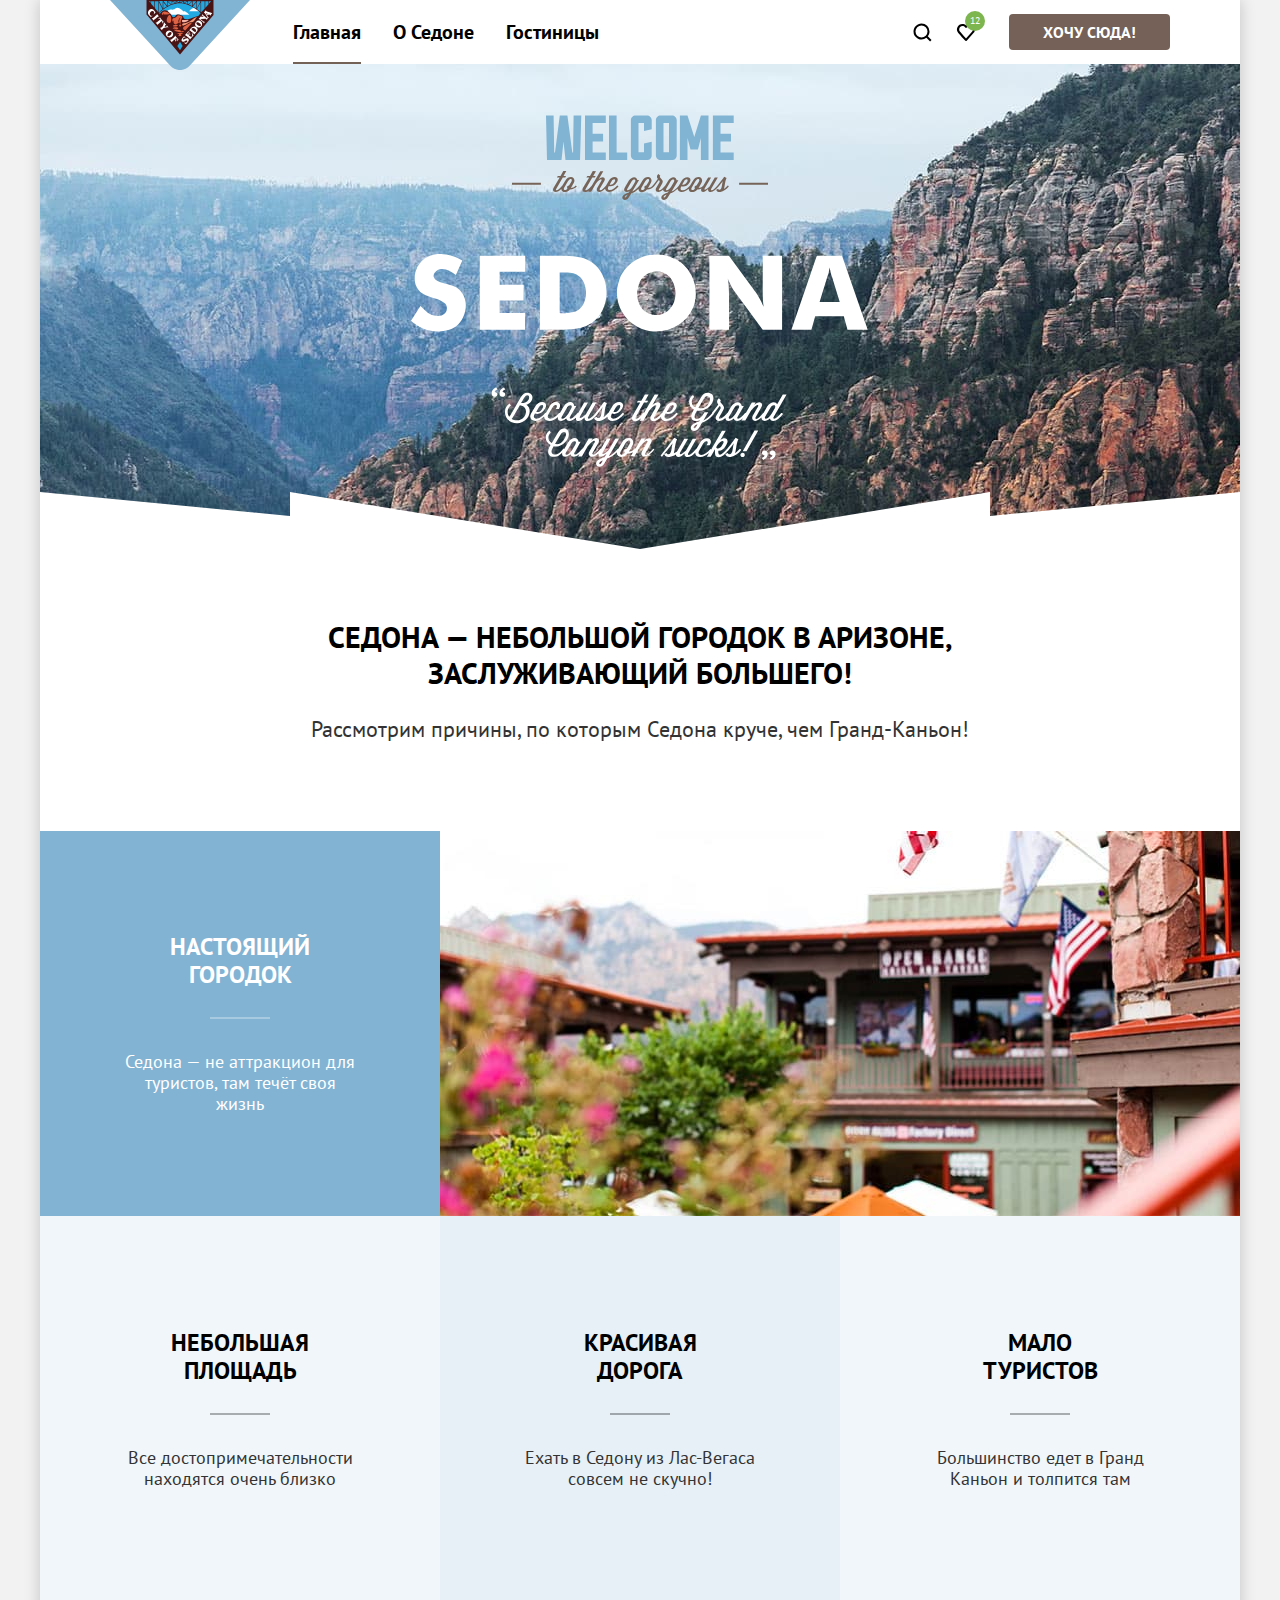
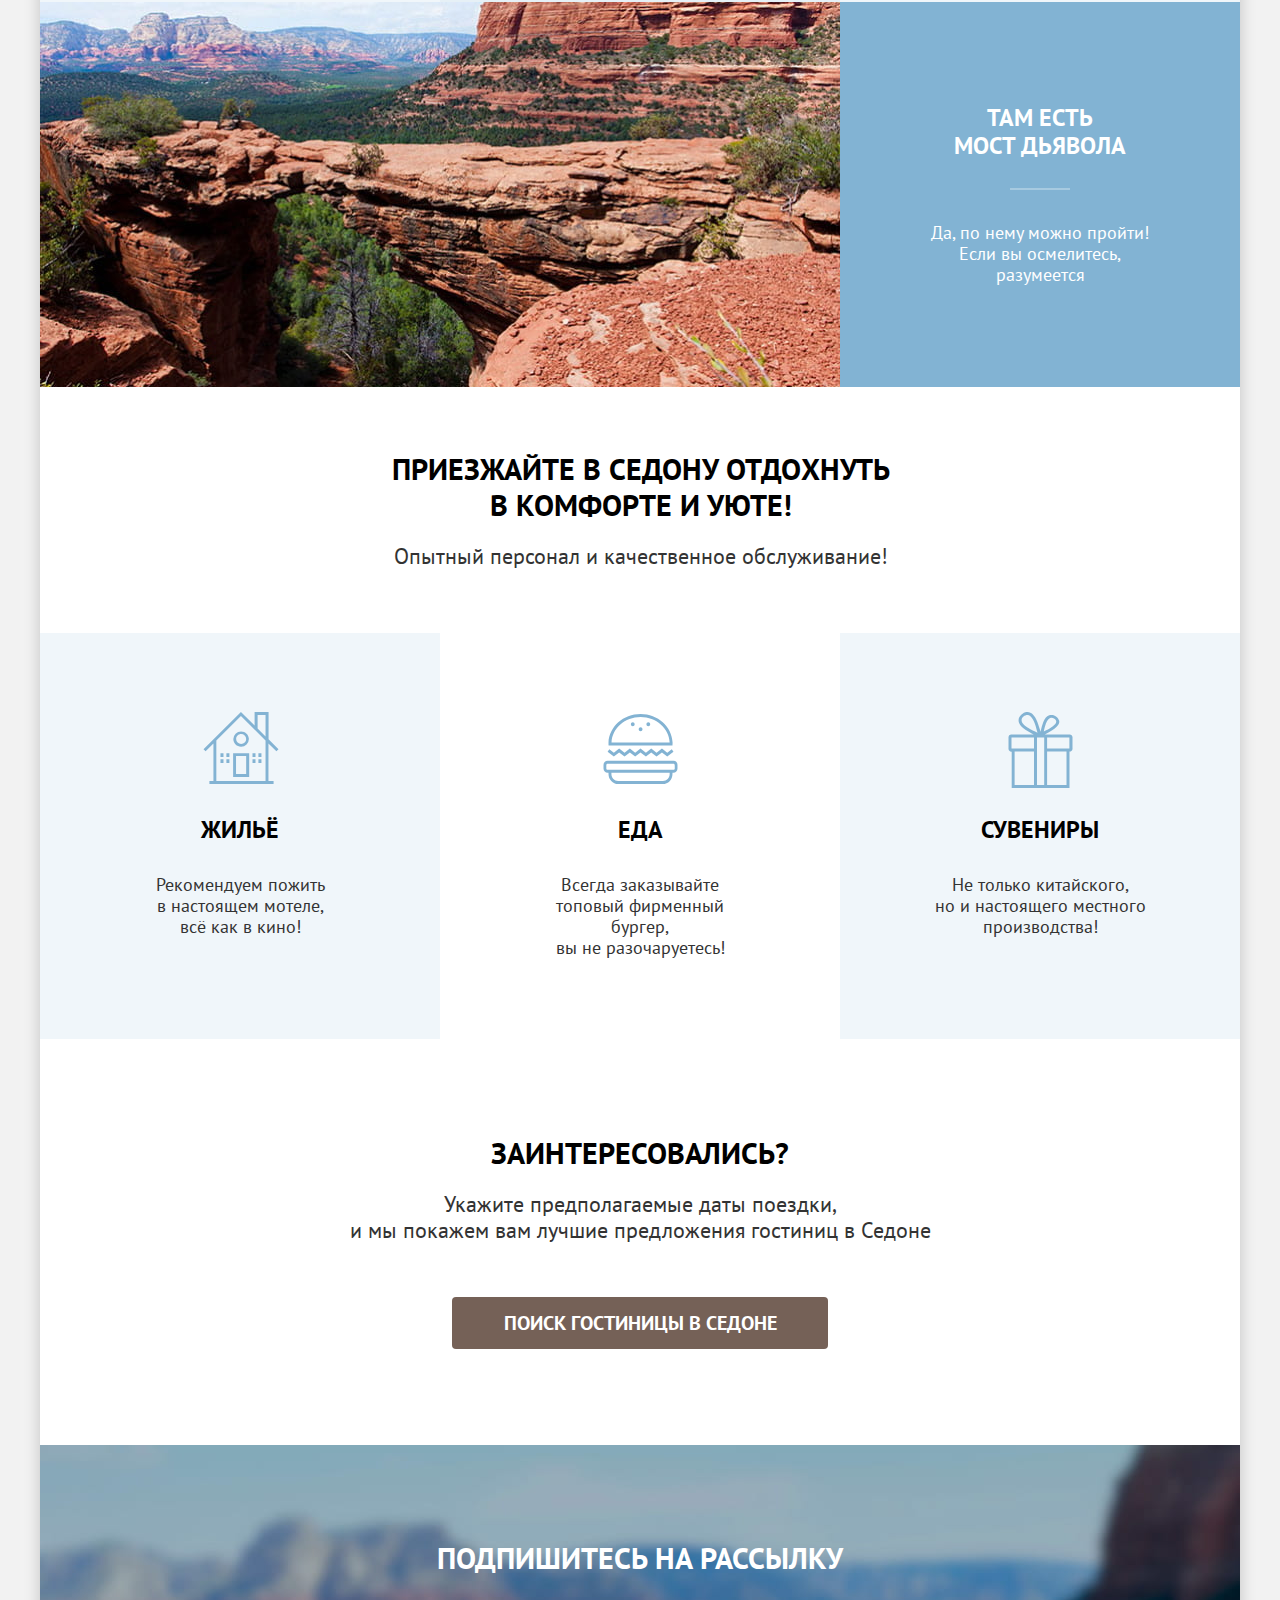
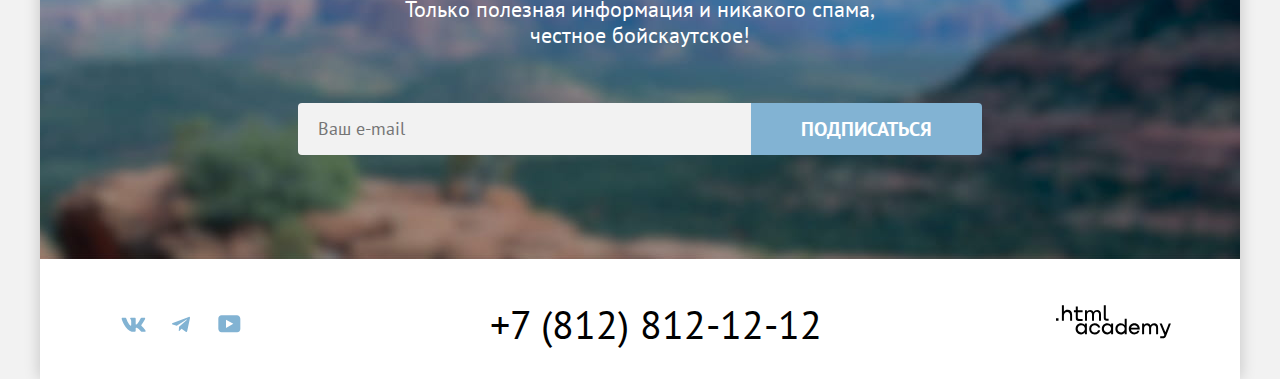
<file: index.html>
<!DOCTYPE html>
<html lang="ru">

  <head>
    <meta charset="utf-8">
    <title>Седона. Городок в Аризоне</title>
    <link rel="icon" href="favicon.ico" sizes="32x32">
    <link rel="stylesheet" href="styles/styles.css">
  </head>

  <body>
    <div class="wrapper-container">
      <header class="page-header" data-test="header">
        <nav class="navigation">
          <a class="navigation-logo">
            <img class="page-header-logo" src="images/content/logo-sedona.svg" width="140" height="70" alt="Логотип Седона">
          </a>
          <ul class="navigation-list">
            <li class="navigation-item">
              <a class="navigation-link navigation-link-current">Главная</a>
            </li>
            <li class="navigation-item">
              <a class="navigation-link" href="#">О Седоне</a>
            </li>
            <li class="navigation-item">
              <a class="navigation-link" href="catalog.html">Гостиницы</a>
            </li>
          </ul>
          <ul class="navigation-user">
            <li class="navigation-user-item">
              <a class="navigation-user-link navigation-user-link-search" href="#">
                <span class="visually-hidden">Поиск</span>
              </a>
            </li>
            <li class="navigation-user-item">
              <a class="navigation-user-link navigation-user-link-favorit" href="#">
                <span class="visually-hidden">Отелей в избранном:</span>
                <span class="notification-badge">12</span>
              </a>
            </li>
            <li class="navigation-user-item">
              <a class="navigation-user-link button-navigation" href="#">Хочу сюда!</a>
            </li>
          </ul>
        </nav>
      </header>
      <main class="main-index main-container" data-test="main">
        <section class="hero" data-test="hero">
          <h1 class="visually-hidden">Седона. Городок в Аризоне</h1>
          <img class="hero-img" src="images/content/welcome.svg" width="458" height="322" alt="Welcome to the gorgeous Sedona, because the grand canyon sucks!">
        </section>
        <section class="advantages" data-test="advantages">
          <h2 class="visually-hidden">Преимущества</h2>
          <div class="advantages-wrapper">
            <p class="advantages-tagline">Седона — небольшой городок в Аризоне, заслуживающий большего!</p>
            <p class="advantages-text">Рассмотрим причины, по которым Седона круче, чем Гранд-Каньон!</p>
          </div>
          <ul class="advantages-list">
            <li class="advantages-item advantages-item-wide">
              <div class="advantages-item-wrapper">
                <h3 class="advantages-title">Настоящий городок</h3>
                <p class="advantages-description">Седона — не аттракцион для туристов, там течёт своя жизнь</p>
              </div>
              <img class="advantages-img" src="images/content/street-sedona.jpg" width="800" height="385" alt="Дома города Седона">
            </li>
            <li class="advantages-item">
              <div class="advantages-item-middle">
                <h3 class="advantages-title">Небольшая площадь</h3>
                <p class="advantages-description">Все достопримечательности находятся очень близко</p>
              </div>
            </li>
            <li class="advantages-item">
              <div class="advantages-item-middle">
                <h3 class="advantages-title">Красивая <br> дорога</h3>
                <p class="advantages-description">Ехать в Седону из Лас-Вегаса совсем не скучно!</p>
              </div>
            </li>
            <li class="advantages-item">
              <div class="advantages-item-middle">
                <h3 class="advantages-title">Мало <br> туристов</h3>
                <p class="advantages-description">Большинство едет в Гранд Каньон и толпится там</p>
              </div>
            </li>
            <li class="advantages-item advantages-item-wide advantages-item-wide-reverse">
              <div class="advantages-item-wrapper">
                <h3 class="advantages-title">Там есть <br> мост дьявола</h3>
                <p class="advantages-description">Да, по нему можно пройти! Если вы осмелитесь, разумеется</p>
              </div>
              <img class="advantages-img" src="images/content/bridge-devil's.jpg" width="800" height="385" alt="Каньоны и горы">
            </li>
          </ul>
        </section>
        <section class="infrastructure" data-test="service">
          <h2 class="visually-hidden">Инфраструктура</h2>
          <div class="infrastructure-wrapper">
            <p class="infrastructure-tagline">Приезжайте в Седону отдохнуть в комфорте и уюте!</p>
            <p class="infrastructure-text">Опытный персонал и качественное обслуживание!</p>
          </div>
          <ul class="infrastructure-list">
            <li class="infrastructure-item home-icon">
              <h3 class="infrastructure-title">Жильё</h3>
              <p class="infrastructure-description">Рекомендуем пожить <br> в настоящем мотеле, <br> всё как в кино!</p>
            </li>
            <li class="infrastructure-item food-icon">
              <h3 class="infrastructure-title">Еда</h3>
              <p class="infrastructure-description">Всегда заказывайте <br> топовый фирменный бургер, <br> вы не разочаруетесь!</p>
            </li>
            <li class="infrastructure-item gifts-icon">
              <h3 class="infrastructure-title">Сувениры</h3>
              <p class="infrastructure-description">Не только китайского, <br> но и настоящего местного <br> производства!</p>
            </li>
          </ul>
        </section>
        <section class="search" data-test="search">
          <h2 class="search-title">Заинтересовались?</h2>
          <p class="search-description">Укажите предполагаемые даты поездки, <br> и мы покажем вам лучшие предложения гостиниц в Седоне</p>
          <button class="search-button" type="button">Поиск гостиницы в Седоне</button>
        </section>
        <section class="subscribe subscribe-background" data-test="subscribe">
          <h2 class="subscribe-title">Подпишитесь на рассылку</h2>
          <p class="subscribe-description">Только полезная информация и никакого спама, <br> честное бойскаутское!</p>
          <form class="subscribe-form" action="https://echo.htmlacademy.ru/" method="post">
            <label class="visually-hidden" for="newsletter-email" hidden>email</label>
            <input class="field" placeholder="Ваш e-mail" type="email" name="email" id="newsletter-email" required>
            <button class="subscribe-button" type="submit">Подписаться</button>
          </form>
        </section>
      </main>
      <footer class="page-footer" data-test="footer">
        <section class="footer-social">
          <h2 class="visually-hidden">Мы в социальных сетях</h2>
          <ul class="social-list">
            <li class="social-item">
              <a class="social-link" href="https://vk.com/htmlacademy">
                <svg class="social-icon" aria-hidden="true" focusable="false" width="25" height="15" viewBox="0 0 25 15" fill="currentColor" xmlns="http://www.w3.org/2000/svg">
                  <path fill-rule="evenodd" clip-rule="evenodd" d="M24.12 1.8c.16-.54 0-.94-.8-.94H20.7c-.67 0-.98.34-1.15.73 0 0-1.33 3.2-3.22 5.27-.61.6-.9.8-1.23.8-.16 0-.41-.2-.41-.75v-5.1c0-.66-.19-.95-.74-.95H9.82c-.42 0-.67.3-.67.59 0 .62.95.76 1.04 2.51v3.8c0 .83-.15.98-.48.98-.9 0-3.06-3.2-4.34-6.88-.25-.72-.5-1-1.18-1H1.57c-.75 0-.9.34-.9.73 0 .68.89 4.07 4.14 8.55 2.17 3.06 5.23 4.72 8 4.72 1.68 0 1.88-.37 1.88-1v-2.32c0-.74.16-.88.7-.88.38 0 1.05.19 2.6 1.66 1.79 1.75 2.08 2.54 3.08 2.54h2.63c.75 0 1.12-.37.9-1.1-.23-.72-1.08-1.77-2.2-3.02-.62-.71-1.54-1.48-1.82-1.86-.39-.5-.28-.71 0-1.15 0 0 3.2-4.42 3.54-5.93Z"/>
                </svg>
                <span class="visually-hidden">ВКонтакте</span>
              </a>
            </li>
            <li class="social-item">
              <a class="social-link" href="https://t.me/htmlacademy">
                <svg class="social-icon" aria-hidden="true" focusable="false" width="18" height="17" viewBox="0 0 18 17" fill="currentColor" xmlns="http://www.w3.org/2000/svg">
                  <path d="M16.79.96.84 7.1c-1.09.44-1.08 1.05-.2 1.32l4.1 1.28 9.47-5.98c.44-.27.85-.13.52.17l-7.68 6.93-.28 4.22c.41 0 .6-.2.83-.41l1.99-1.94 4.13 3.06c.77.42 1.31.2 1.5-.71l2.72-12.8c.28-1.1-.43-1.61-1.16-1.28Z" />
                </svg>
                <span class="visually-hidden">Телеграм</span>
              </a>
            </li>
            <li class="social-item">
              <a class="social-link" href="https://www.youtube.com/user/htmlacademyru">
                <svg class="social-icon" aria-hidden="true" focusable="false" width="23" height="18" viewBox="0 0 23 18" fill="currentColor" xmlns="http://www.w3.org/2000/svg">
                  <path d="M18.94.36H3.51C1.65.36.33 1.95.33 3.76v10.09c0 1.91 1.32 3.5 3.18 3.5h15.65c1.64 0 3.17-1.59 3.17-3.4V3.76c-.22-1.8-1.53-3.4-3.39-3.4ZM7.99 12.89V4.82l7.34 4.04-7.34 4.03Z" />
                </svg>
                <span class="visually-hidden">YouTube</span>
              </a>
            </li>
          </ul>
        </section>
        <section class="footer-contact">
          <h2 class="visually-hidden">Номер телефона</h2>
          <a class="footer-phone" href="tel:+78128121212">+7 (812) 812-12-12</a>
        </section>
        <a class="copyright" href="https://htmlacademy.ru/intensive/htmlcss">
          <svg role="img" aria-label="Логотип HTML-academy" aria-hidden="true" focusable="false" width="115" height="34" viewBox="0 0 115 34" fill="currentColor" xmlns="http://www.w3.org/2000/svg">
            <path d="M0 13.26v2.6h2.5v-2.6H0ZM11.6 4.86c-1.6 0-2.8.7-3.6 1.7h-.1V.36h-2v15.5h2v-5.3c0-2.1 1.3-3.6 3.3-3.6 1.8 0 2.9 1.4 2.9 3.2v5.7h2v-6.1c.1-3-1.8-4.9-4.5-4.9ZM26.6 5.16h-4.8v-3.7h-2v3.8h-1.9v2h1.9v6c0 1.7 1 2.7 2.7 2.7h4.1v-2h-3.7c-.7 0-1.1-.4-1.1-1.1v-5.7h4.8v-2ZM41.1 4.96c-1.6 0-2.9.8-3.5 2.1h-.1c-.6-1.2-1.8-2.1-3.4-2.1-1.4 0-2.5.8-3.1 1.8h-.1v-1.6H29v10.6h2v-5.4c0-2 1-3.5 2.6-3.5 1.5 0 2.4 1 2.4 2.6v6.3h2v-5.6c0-2.4 1.4-3.3 2.6-3.3 1.5 0 2.4 1 2.4 2.6v6.3h2v-6.5c.1-2.5-1.4-4.3-3.9-4.3ZM47.8 13.06c0 1.7 1 2.7 2.8 2.7h2v-2h-1.7c-.7 0-1.1-.4-1.1-1.1V.36h-2v12.7ZM28.9 20.06c-.9-1.1-2.2-1.8-3.9-1.8-3.1 0-5.4 2.3-5.4 5.6s2.3 5.6 5.4 5.6c1.8 0 3-.8 3.8-1.9h.1v1.6h2v-10.6h-2v1.5Zm-3.6 7.4c-2.2 0-3.6-1.6-3.6-3.6s1.4-3.6 3.6-3.6 3.6 1.6 3.6 3.6c0 1.9-1.4 3.6-3.6 3.6ZM44.2 22.36c-.5-2.4-2.6-4.1-5.4-4.1a5.4 5.4 0 0 0-5.6 5.6c0 3.1 2.2 5.6 5.6 5.6 2.8 0 4.9-1.8 5.4-4.2h-2.1a3.4 3.4 0 0 1-3.3 2.3c-2.2 0-3.6-1.6-3.6-3.6s1.4-3.6 3.6-3.6c1.6 0 2.8 1 3.3 2.2h2.1v-.2ZM55.1 20.06c-.9-1.1-2.2-1.8-3.9-1.8-3.1 0-5.4 2.3-5.4 5.6s2.3 5.6 5.4 5.6c1.8 0 3-.8 3.8-1.9h.1v1.6h2v-10.6h-2v1.5Zm-3.6 7.4c-2.2 0-3.6-1.6-3.6-3.6s1.4-3.6 3.6-3.6 3.6 1.6 3.6 3.6c0 1.9-1.5 3.6-3.6 3.6ZM68.7 20.16c-.9-1.1-2.2-1.9-3.9-1.9-3.1 0-5.4 2.3-5.4 5.6s2.2 5.6 5.4 5.6c1.7 0 3-.8 3.8-1.8h.1v1.5h2v-15.4h-2v6.4Zm-3.6 7.3c-2.2 0-3.6-1.6-3.6-3.6s1.4-3.6 3.6-3.6 3.6 1.6 3.6 3.6c-.1 2-1.5 3.6-3.6 3.6ZM78.3 18.26c-3.3 0-5.5 2.5-5.5 5.6 0 3 2.1 5.6 5.5 5.6 2.5 0 4.5-1.3 5.2-3.6h-2.1c-.5 1-1.6 1.6-3 1.6-1.9 0-3.3-1.3-3.4-2.9h8.8c.2-3.6-2-6.3-5.5-6.3Zm0 1.9c1.7 0 3 1 3.3 2.6h-6.5c.3-1.5 1.5-2.6 3.2-2.6ZM98.2 18.26c-1.6 0-2.9.8-3.6 2h-.1c-.6-1.2-1.8-2-3.4-2-1.4 0-2.5.7-3.1 1.8v-1.5h-1.9v10.6h2v-5.4c0-2 1-3.4 2.6-3.5 1.5 0 2.4 1 2.4 2.6v6.3h2v-5.6c0-2.4 1.4-3.3 2.6-3.3 1.5 0 2.4 1 2.4 2.6v6.3h2v-6.5c.1-2.6-1.4-4.4-3.9-4.4ZM109.4 27.36l-3.6-8.9h-2.2l4.8 11.6c-.3.9-.7 1.2-1.7 1.2h-2.5v2h2.5c1.8 0 2.8-.8 3.5-2.6l4.7-12.2h-2.1l-3.4 8.9Z" />
          </svg>
        </a>
      </footer>
      <div class="modal-container modal-container-close">
        <div class="modal modal-search">
          <button class="modal-close-button" type="button">
            <svg width="15" height="15" viewBox="0 0 15 15" fill="currentColor" xmlns="http://www.w3.org/2000/svg">
              <path d="M14.5 1.78 13.2.5 7.49 6.2 1.79.5.48 1.8l5.7 5.7-5.7 5.7 1.3 1.3 5.7-5.7 5.7 5.7 1.3-1.3-5.7-5.7 5.7-5.7Z"/>
            </svg>
            <span class="visually-hidden">Закрыть</span>
          </button>
          <section class="modal-content" data-test="modal">
            <h2 class="modal-title">Поиск гостиницы в Седоне</h2>
            <form class="auth-form" action="https://echo.htmlacademy.ru/" method="post">
              <div class="modal-field-groupe">
                <label class="date-label">
                  Дата Заезда:
                  <input class="date-input" placeholder="Укажите дату заезда" type="text" name="check-in" value="27 апреля 2020" required>
                </label>
                <p class="text-message text-message-error">Мы не можем отправить вас в прошлое</p>
              </div>
              <div class="modal-field-groupe">
                <label class="date-label">
                  Дата Выезда:
                  <input class="date-input" placeholder="Укажите дату выезда" type="text" name="check-out" value="1 сентября 2023" required>
                </label>
                <p class="text-message">На эти даты есть свободные номера. Пока есть</p>
              </div>
              <div class="people-container">
                <div class="number-people-adult">
                  <label class="label-people adult-people" for="adult">Взрослые:</label>
                  <div class="input-number-wrapper">
                    <button class="number-button" type="button">
                      <svg class="number-image" aria-hidden="true" focusable="false" width="20" height="20" viewBox="0 0 20 20" fill="currentColor" xmlns="http://www.w3.org/2000/svg">
                        <path d="M3 9v2h14V9H3Z"/>
                      </svg>
                      <span class="visually-hidden">Уменьшить</span>
                    </button>
                    <input class="number-people-input" type="number" id="adult" value="2" name="adult" required>
                    <button class="number-button" type="button">
                      <svg class="number-image" aria-hidden="true" focusable="false" width="14" height="14" viewBox="0 0 14 14" fill="currentColor" xmlns="http://www.w3.org/2000/svg">
                        <path d="M14 6H8V0H6v6H0v2h6v6h2V8h6V6Z"/>
                      </svg>
                      <span class="visually-hidden">Увеличить</span>
                    </button>
                  </div>
                </div>
                <div class="number-people-kids">
                    <label class="label-people adult-kids" for="kids">Дети:</label>
                    <div class="tooltip">
                      <button class="tooltip-toggle" name="tooltip" type="button" aria-labelledby="tooltip-label-date">
                        <svg class="tooltip-icon" width="26" height="26" viewBox="0 0 26 26" fill="currentColor" xmlns="http://www.w3.org/2000/svg">
                          <circle cx="13" cy="13" r="13" fill="#83B3D3"/>
                          <path fill-rule="evenodd" clip-rule="evenodd" d="M12 7h2v2h-2V7Zm2 12h-2v-9h2v9Z"/>
                        </svg>
                      </button>
                      <div class="kids-tooltip-text" id="tooltip-label-date" role="tooltip">
                        Укажите количество детей, которые будут с вами, возраст которых от 6 до 18 лет. Дети до 6 лет
                        размещаются бесплатно.
                      </div>
                    </div>
                  <div class="input-number-wrapper input-number-wrapper-kids">
                    <button class="number-button" type="button">
                      <svg class="number-image" aria-hidden="true" focusable="false" width="20" height="20" viewBox="0 0 20 20" fill="currentColor" xmlns="http://www.w3.org/2000/svg">
                        <path d="M3 9v2h14V9H3Z"/>
                      </svg>
                      <span class="visually-hidden">Уменьшить</span>
                    </button>
                    <input class="number-people-input" type="number" id="kids" value="2" name="kids">
                    <button class="number-button" type="button">
                      <svg class="number-image" aria-hidden="true" focusable="false" width="14" height="14" viewBox="0 0 14 14" fill="currentColor" xmlns="http://www.w3.org/2000/svg">
                        <path d="M14 6H8V0H6v6H0v2h6v6h2V8h6V6Z"/>
                      </svg>
                      <span class="visually-hidden">Увеличить</span>
                    </button>
                  </div>
                </div>
              </div>
              <button class="button-modal-search" type="submit">Найти</button>
            </form>
          </section>
        </div>
      </div>
    </div>
  </body>

</html>
</file>
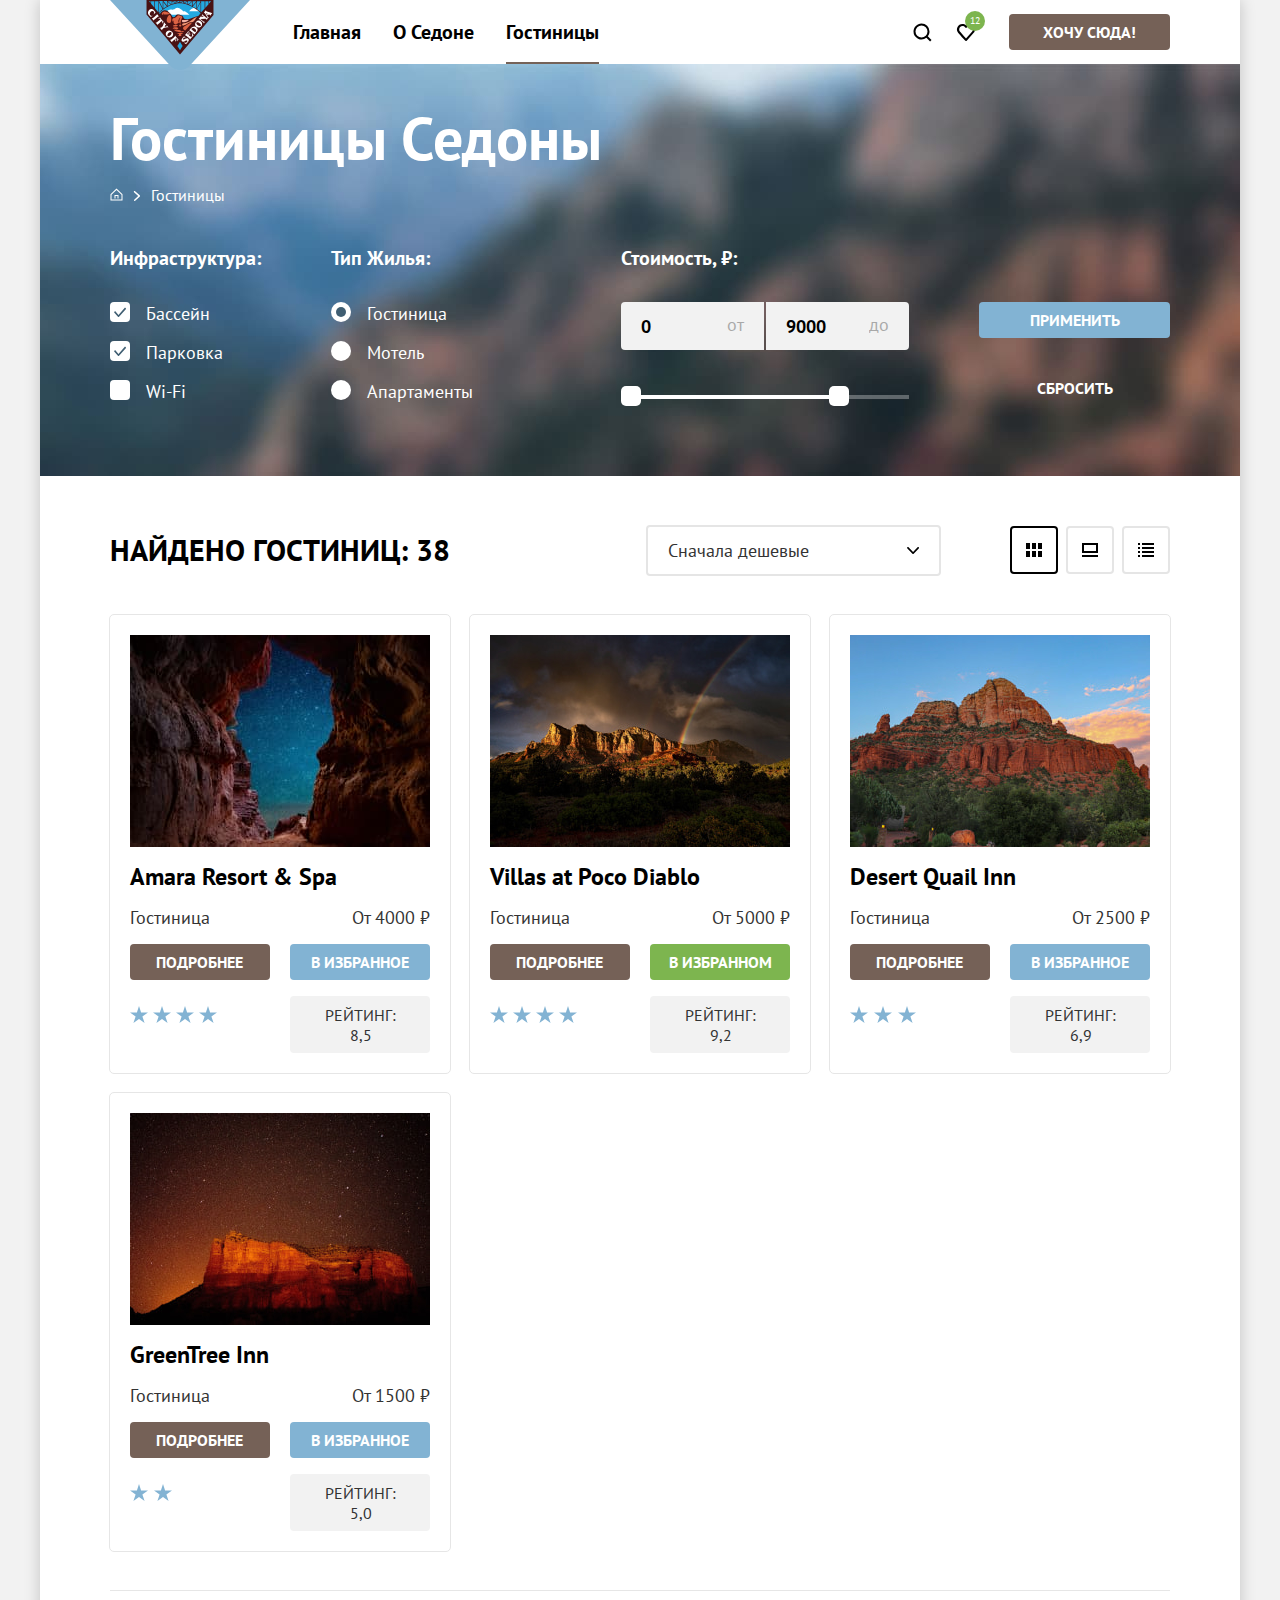
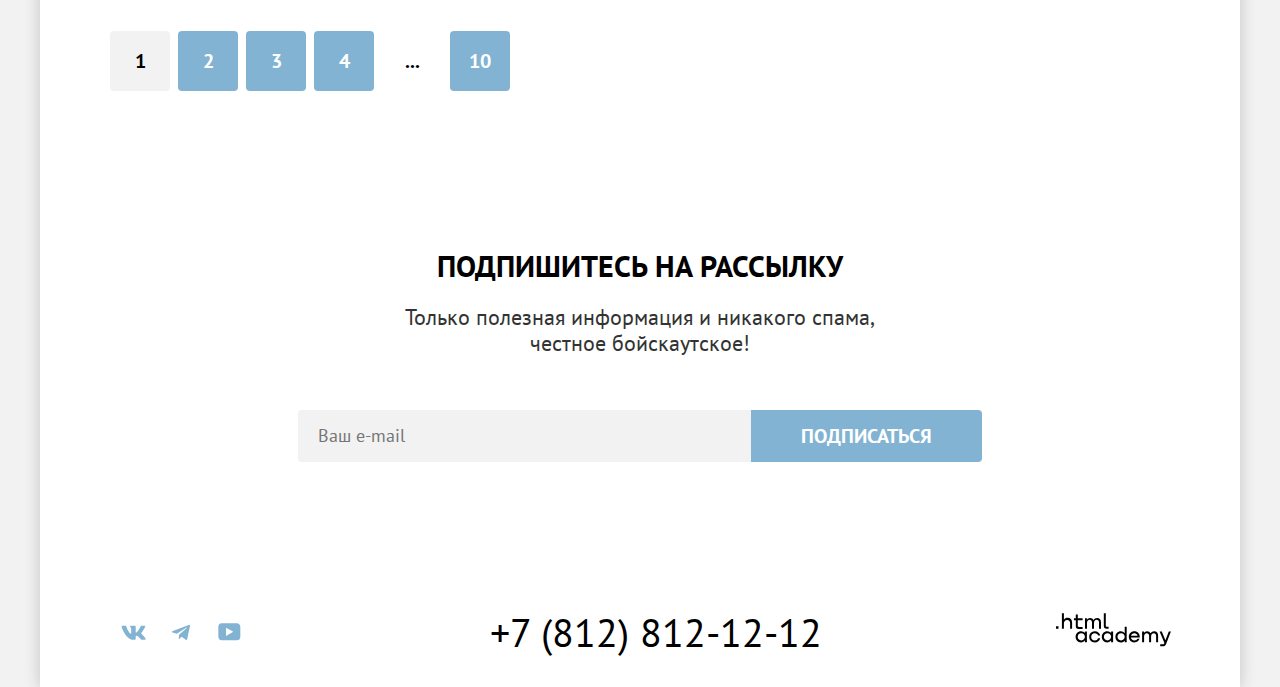
<file: catalog.html>
<!DOCTYPE html>
<html lang="ru">

  <head>
    <meta charset="utf-8">
    <title>Гостиницы в Седоне</title>
    <link rel="icon" href="favicon.ico" sizes="32x32">
    <link rel="stylesheet" href="styles/styles.css">
  </head>

  <body>
    <div class="wrapper-container">
      <header class="page-header" data-test="header">
        <nav class="navigation">
          <a class="navigation-logo" href="index.html">
            <img class="page-header-logo" src="images/content/logo-sedona.svg" width="140" height="70" alt="Логотип Седона">
          </a>
          <ul class="navigation-list">
            <li class="navigation-item">
              <a class="navigation-link" href="index.html">Главная</a>
            </li>
            <li class="navigation-item">
              <a class="navigation-link" href="#">О Седоне</a>
            </li>
            <li class="navigation-item">
              <a class="navigation-link navigation-link-current">Гостиницы</a>
            </li>
          </ul>
          <ul class="navigation-user">
            <li class="navigation-user-item">
              <a class="navigation-user-link navigation-user-link-search" href="#">
                <span class="visually-hidden">Поиск</span>
              </a>
            </li>
            <li class="navigation-user-item">
              <a class="navigation-user-link navigation-user-link-favorit" href="#">
                <span class="visually-hidden">Отелей в избранном:</span>
                <span class="notification-badge">12</span>
              </a>
            </li>
            <li class="navigation-user-item">
              <a class="navigation-user-link button-navigation" href="#">Хочу сюда!</a>
            </li>
          </ul>
        </nav>
      </header>
      <main class="main-inner" data-test="main">
        <div class="general-block">
          <header class="inner-header">
            <h1 class="inner-header-title">Гостиницы Седоны</h1>
            <ul class="breadcrumbs">
              <li class="breadcrumbs-item">
                <a class="breadcrumbs-link breadcrumbs-link-home" href="index.html">
                  <svg aria-hidden="true" focusable="false" width="13" height="15" viewBox="0 0 13 15" fill="currentColor" xmlns="http://www.w3.org/2000/svg">
                    <path d="m6.5.5-6 5.8v6.2h12V6.3L6.5.5Zm5 11h-10V6.7l5-4.8 5 4.8v4.8Z"/><path d="M4.5 10.5h1V8h2v2.5h1V7h-4v3.5Z"/>
                  </svg>
                  <span class="visually-hidden">Главная</span>
                </a>
              </li>
              <li class="breadcrumbs-item">
                <a class="breadcrumbs-link">Гостиницы</a>
              </li>
            </ul>
          </header>
          <section class="catalog-hotels" data-test="filter">
            <h2 class="visually-hidden">Список гостиниц с фильтрами</h2>
            <form class="catalog-filter" action="https://echo.htmlacademy.ru/" method="get">
              <fieldset class="catalog-filter-group container-infrastructure">
                <legend class="catalog-filter-title">Инфраструктура:</legend>
                <ul class="catalog-filter-list">
                  <li class="catalog-filter-item">
                    <label class="control">
                      <input class="visually-hidden control-input" type="checkbox" name="pool" checked>
                      <span class="control-mark"></span>
                      <span class="control-label">Бассейн</span>
                    </label>
                  </li>
                  <li class="catalog-filter-item">
                    <label class="control">
                      <input class="visually-hidden control-input" type="checkbox" name="parking" checked>
                      <span class="control-mark"></span>
                      <span class="control-label">Парковка</span>
                    </label>
                  </li>
                  <li class="catalog-filter-item">
                    <label class="control">
                      <input class="visually-hidden control-input" type="checkbox" name="Wi-Fi">
                      <span class="control-mark"></span>
                      <span class="control-label">Wi-Fi</span>
                    </label>
                  </li>
                </ul>
              </fieldset>
              <fieldset class="catalog-filter-group container-type">
                <legend class="catalog-filter-title">Тип жилья:</legend>
                <ul class="catalog-filter-list">
                  <li class="catalog-filter-item">
                    <label class="control">
                      <input class="visually-hidden control-input" type="radio" name="type-of-housing" value="hotel" checked>
                      <span class="control-mark"></span>
                      <span class="control-label">Гостиница</span>
                    </label>
                  </li>
                  <li class="catalog-filter-item">
                    <label class="control">
                      <input class="visually-hidden control-input" type="radio" name="type-of-housing" value="motel">
                      <span class="control-mark"></span>
                      <span class="control-label">Мотель</span>
                    </label>
                  </li>
                  <li class="catalog-filter-item">
                    <label class="control">
                      <input class="visually-hidden control-input" type="radio" name="type-of-housing" value="apartments">
                      <span class="control-mark"></span>
                      <span class="control-label">Апартаменты</span>
                    </label>
                  </li>
                </ul>
              </fieldset>
              <fieldset class="catalog-filter-group container-price">
                <legend class="catalog-filter-title">Стоимость, ₽:</legend>
                <div class="range">
                <div class="range-wrapper-inputs">
                <label class="filter-range-control"><span class="range-label">от</span>
                  <input class="range-input range-input-min" type="number" name="min-interval" value="0">
                </label>
                <label class="filter-range-control"><span class="range-label">до</span>
                  <input class="range-input range-input-max" type="number" name="max-interval" value="9000">
                </label>
                </div>
                <div class="range-scale">
                  <div class="range-bar" style="left: 0; width: 226px">
                <button class="range-toggle toggle-min" type="button">
                  <span class="visually-hidden">Управление нижней границей стоимости</span>
                </button>
                <button class="range-toggle toggle-max" type="button">
                  <span class="visually-hidden">Управление верхней границей стоимости</span>
                </button>
                  </div>
                </div>
              </div>
              </fieldset>
              <div class="button-container">
                <button class="button-show" type="submit">Применить</button>
                <button class="button-reset" type="reset">Сбросить</button>
              </div>
            </form>
          </section>
        </div>
        <section class="catalog-products" data-test="catalog">
          <div class="catalog-container">
            <h2 class="catalog-products-title">Найдено гостиниц:
              <span>38</span>
            </h2>
            <div class= "select">
            <select class="select-control" aria-label="Сортировка">
              <option value="cheap">Сначала дешевые</option>
              <option value="expensive">Сначала дорогие</option>
              <option value="popular">Сначала популярные</option>
            </select>
          </div>
            <div class="sorting-container">
              <a class="button-view button-cards-current" href="catalog.html?view=card">
                <svg class="sorting-view" aria-hidden="true" focusable="false" width="16" height="14" viewBox="0 0 16 14" fill="currentColor" xmlns="http://www.w3.org/2000/svg"><g clip-path="url(#a)" fill="#000">
                  <path d="M4 0H0v6h4V0ZM16 0h-4v6h4V0ZM10 0H6v6h4V0ZM4 8H0v6h4V8ZM16 8h-4v6h4V8ZM10 8H6v6h4V8Z"/></g><defs><path d="M0 0h16v14H0z"/></defs>
                </svg>
                <span class="visually-hidden">Показать карточками</span>
              </a>
              <a class="button-view button-tile" href="catalog.html?view=tile">
                <svg class="sorting-view" aria-hidden="true" focusable="false" width="16" height="14" viewBox="0 0 16 14" fill="currentColor" xmlns="http://www.w3.org/2000/svg"><g clip-path="url(#a)" fill="#000">
                  <path d="M16 12H0v2h16v-2ZM14 2v6H2V2h12Zm2-2H0v10h16V0Z"/></g><defs><path d="M0 0h16v14H0z"/></defs>
                </svg>
                <span class="visually-hidden">Показать плиткой</span>
              </a>
              <a class="button-view button-list" href="catalog.html?view=list">
                <svg class="sorting-view" aria-hidden="true" focusable="false" width="16" height="14" viewBox="0 0 16 14" fill="currentColor" xmlns="http://www.w3.org/2000/svg"><g clip-path="url(#a)" fill="#000">
                  <path d="M2 0H0v2h2V0ZM16 0H4v2h12V0ZM2 4H0v2h2V4ZM16 4H4v2h12V4ZM2 8H0v2h2V8ZM16 8H4v2h12V8ZM2 12H0v2h2v-2ZM16 12H4v2h12v-2Z"/></g><defs><path d="M0 0h16v14H0z"/></defs>
                </svg>
                <span class="visually-hidden">Показать списком</span>
              </a>
            </div>
          </div>
          <ul class="product-list">
            <li class="product-card">
              <a class="product-card-link" href="#">
                <img class="product-card-image" src="images/content/hotel-1.jpg" width="300" height="212" alt="Звёздное небо в расщелине горы">
                <h3 class="product-card-title">Amara Resort & Spa</h3>
              </a>
              <p class="product-card-type">Гостиница</p>
              <p class="product-card-price">От 4000 ₽</p>
              <a class="product-card-detail-button" href="#">Подробнее</a>
              <button class="product-card-favorit-button" type="button">В избранное</button>
              <p class="product-card-stars product-card-4stars"><span class="visually-hidden">4 звезды</span></p>
              <p class="product-card-rating">Рейтинг: <span>8,5</span></p>
            </li>
            <li class="product-card">
              <a class="product-card-link" href="#">
                <img class="product-card-image" src="images/content/hotel-2.jpg" width="300" height="212" alt="Горы на фоне неба с радугой и облаками">
                <h3 class="product-card-title">Villas at Poco Diablo</h3>
              </a>
              <p class="product-card-type">Гостиница</p>
              <p class="product-card-price">От 5000 ₽</p>
              <a class="product-card-detail-button" href="#">Подробнее</a>
              <button class="product-card-favorit-button-add" type="button">В избранном</button>
              <p class="product-card-stars product-card-4stars"><span class="visually-hidden">4 звезды</span></p>
              <p class="product-card-rating">Рейтинг: <span>9,2</span></p>
            </li>
            <li class="product-card">
              <a class="product-card-link" href="#">
                <img class="product-card-image" src="images/content/hotel-3.jpg" width="300" height="212" alt="Каньон">
                <h3 class="product-card-title">Desert Quail Inn</h3>
              </a>
              <p class="product-card-type">Гостиница</p>
              <p class="product-card-price">От 2500 ₽</p>
              <a class="product-card-detail-button" href="#">Подробнее</a>
              <button class="product-card-favorit-button" type="button">В избранное</button>
              <p class="product-card-stars product-card-3stars"><span class="visually-hidden">3 звезды</span></p>
              <p class="product-card-rating">Рейтинг: <span>6,9</span></p>
            </li>
            <li class="product-card">
              <a class="product-card-link" href="#">
                <img class="product-card-image" src="images/content/hotel-4.jpg" width="300" height="212" alt="Каньон на фоне ночного звёздного неба">
                <h3 class="product-card-title">GreenTree Inn</h3>
              </a>
              <p class="product-card-type">Гостиница</p>
              <p class="product-card-price">От 1500 ₽</p>
              <a class="product-card-detail-button" href="#">Подробнее</a>
              <button class="product-card-favorit-button" type="button">В избранное</button>
              <p class="product-card-stars product-card-2stars"><span class="visually-hidden">2 звезды</span></p>
              <p class="product-card-rating">Рейтинг: <span>5,0</span></p>
            </li>
          </ul>
          <ul class="pagination-list">
            <li class="pagination-item">
              <a class="pagination-link pagination-current">1</a>
            </li>
            <li class="pagination-item">
              <a class="pagination-link" href="#">2</a>
            </li>
            <li class="pagination-item">
              <a class="pagination-link" href="#">3</a>
            </li>
            <li class="pagination-item">
              <a class="pagination-link" href="#">4</a>
            </li>
            <li class="pagination-item">
              <span class="pagination-link pagination-link-point">...</span>
            </li>
            <li class="pagination-item">
              <a class="pagination-link" href="#">10</a>
            </li>
          </ul>
        </section>
        <section class="subscribe" data-test="subscribe">
          <h2 class="subscribe-title">Подпишитесь на рассылку</h2>
          <p class="subscribe-description">Только полезная информация и никакого спама, <br> честное бойскаутское!</p>
          <form class="subscribe-form" action="https://echo.htmlacademy.ru/" method="post">
            <label class="visually-hidden" for="newsletter-email" hidden>email</label>
            <input class="field" placeholder="Ваш e-mail" type="email" name="email" id="newsletter-email" required>
            <button class="subscribe-button" type="submit">Подписаться</button>
          </form>
        </section>
      </main>
      <footer class="page-footer" data-test="footer">
        <section class="footer-social">
          <h2 class="visually-hidden">Мы в социальных сетях</h2>
          <ul class="social-list">
            <li class="social-item">
              <a class="social-link" href="https://vk.com/htmlacademy">
                <svg class="social-icon" aria-hidden="true" focusable="false" width="25" height="15" viewBox="0 0 25 15" fill="currentColor" xmlns="http://www.w3.org/2000/svg">
                  <path fill-rule="evenodd" clip-rule="evenodd" d="M24.12 1.8c.16-.54 0-.94-.8-.94H20.7c-.67 0-.98.34-1.15.73 0 0-1.33 3.2-3.22 5.27-.61.6-.9.8-1.23.8-.16 0-.41-.2-.41-.75v-5.1c0-.66-.19-.95-.74-.95H9.82c-.42 0-.67.3-.67.59 0 .62.95.76 1.04 2.51v3.8c0 .83-.15.98-.48.98-.9 0-3.06-3.2-4.34-6.88-.25-.72-.5-1-1.18-1H1.57c-.75 0-.9.34-.9.73 0 .68.89 4.07 4.14 8.55 2.17 3.06 5.23 4.72 8 4.72 1.68 0 1.88-.37 1.88-1v-2.32c0-.74.16-.88.7-.88.38 0 1.05.19 2.6 1.66 1.79 1.75 2.08 2.54 3.08 2.54h2.63c.75 0 1.12-.37.9-1.1-.23-.72-1.08-1.77-2.2-3.02-.62-.71-1.54-1.48-1.82-1.86-.39-.5-.28-.71 0-1.15 0 0 3.2-4.42 3.54-5.93Z"/>
                </svg>
                <span class="visually-hidden">ВКонтакте</span>
              </a>
            </li>
            <li class="social-item">
              <a class="social-link" href="https://t.me/htmlacademy">
                <svg class="social-icon" aria-hidden="true" focusable="false" width="18" height="17" viewBox="0 0 18 17" fill="currentColor" xmlns="http://www.w3.org/2000/svg">
                  <path d="M16.79.96.84 7.1c-1.09.44-1.08 1.05-.2 1.32l4.1 1.28 9.47-5.98c.44-.27.85-.13.52.17l-7.68 6.93-.28 4.22c.41 0 .6-.2.83-.41l1.99-1.94 4.13 3.06c.77.42 1.31.2 1.5-.71l2.72-12.8c.28-1.1-.43-1.61-1.16-1.28Z"/>
                </svg>
                <span class="visually-hidden">Телеграм</span>
              </a>
            </li>
            <li class="social-item">
              <a class="social-link" href="https://www.youtube.com/user/htmlacademyru">
                <svg class="social-icon" aria-hidden="true" focusable="false" width="23" height="18" viewBox="0 0 23 18" fill="currentColor" xmlns="http://www.w3.org/2000/svg">
                  <path d="M18.94.36H3.51C1.65.36.33 1.95.33 3.76v10.09c0 1.91 1.32 3.5 3.18 3.5h15.65c1.64 0 3.17-1.59 3.17-3.4V3.76c-.22-1.8-1.53-3.4-3.39-3.4ZM7.99 12.89V4.82l7.34 4.04-7.34 4.03Z"/>
                </svg>
                <span class="visually-hidden">YouTube</span>
              </a>
            </li>
          </ul>
        </section>
        <section class="footer-contact">
          <h2 class="visually-hidden">Номер телефона</h2>
          <a class="footer-phone" href="tel:+78128121212">+7 (812) 812-12-12</a>
        </section>
        <a class="copyright" href="https://htmlacademy.ru/intensive/htmlcss">
          <svg role="img" aria-label="Логотип HTML-academy" aria-hidden="true" focusable="false" width="115" height="34" viewBox="0 0 115 34" fill="currentColor" xmlns="http://www.w3.org/2000/svg">
            <path d="M0 13.26v2.6h2.5v-2.6H0ZM11.6 4.86c-1.6 0-2.8.7-3.6 1.7h-.1V.36h-2v15.5h2v-5.3c0-2.1 1.3-3.6 3.3-3.6 1.8 0 2.9 1.4 2.9 3.2v5.7h2v-6.1c.1-3-1.8-4.9-4.5-4.9ZM26.6 5.16h-4.8v-3.7h-2v3.8h-1.9v2h1.9v6c0 1.7 1 2.7 2.7 2.7h4.1v-2h-3.7c-.7 0-1.1-.4-1.1-1.1v-5.7h4.8v-2ZM41.1 4.96c-1.6 0-2.9.8-3.5 2.1h-.1c-.6-1.2-1.8-2.1-3.4-2.1-1.4 0-2.5.8-3.1 1.8h-.1v-1.6H29v10.6h2v-5.4c0-2 1-3.5 2.6-3.5 1.5 0 2.4 1 2.4 2.6v6.3h2v-5.6c0-2.4 1.4-3.3 2.6-3.3 1.5 0 2.4 1 2.4 2.6v6.3h2v-6.5c.1-2.5-1.4-4.3-3.9-4.3ZM47.8 13.06c0 1.7 1 2.7 2.8 2.7h2v-2h-1.7c-.7 0-1.1-.4-1.1-1.1V.36h-2v12.7ZM28.9 20.06c-.9-1.1-2.2-1.8-3.9-1.8-3.1 0-5.4 2.3-5.4 5.6s2.3 5.6 5.4 5.6c1.8 0 3-.8 3.8-1.9h.1v1.6h2v-10.6h-2v1.5Zm-3.6 7.4c-2.2 0-3.6-1.6-3.6-3.6s1.4-3.6 3.6-3.6 3.6 1.6 3.6 3.6c0 1.9-1.4 3.6-3.6 3.6ZM44.2 22.36c-.5-2.4-2.6-4.1-5.4-4.1a5.4 5.4 0 0 0-5.6 5.6c0 3.1 2.2 5.6 5.6 5.6 2.8 0 4.9-1.8 5.4-4.2h-2.1a3.4 3.4 0 0 1-3.3 2.3c-2.2 0-3.6-1.6-3.6-3.6s1.4-3.6 3.6-3.6c1.6 0 2.8 1 3.3 2.2h2.1v-.2ZM55.1 20.06c-.9-1.1-2.2-1.8-3.9-1.8-3.1 0-5.4 2.3-5.4 5.6s2.3 5.6 5.4 5.6c1.8 0 3-.8 3.8-1.9h.1v1.6h2v-10.6h-2v1.5Zm-3.6 7.4c-2.2 0-3.6-1.6-3.6-3.6s1.4-3.6 3.6-3.6 3.6 1.6 3.6 3.6c0 1.9-1.5 3.6-3.6 3.6ZM68.7 20.16c-.9-1.1-2.2-1.9-3.9-1.9-3.1 0-5.4 2.3-5.4 5.6s2.2 5.6 5.4 5.6c1.7 0 3-.8 3.8-1.8h.1v1.5h2v-15.4h-2v6.4Zm-3.6 7.3c-2.2 0-3.6-1.6-3.6-3.6s1.4-3.6 3.6-3.6 3.6 1.6 3.6 3.6c-.1 2-1.5 3.6-3.6 3.6ZM78.3 18.26c-3.3 0-5.5 2.5-5.5 5.6 0 3 2.1 5.6 5.5 5.6 2.5 0 4.5-1.3 5.2-3.6h-2.1c-.5 1-1.6 1.6-3 1.6-1.9 0-3.3-1.3-3.4-2.9h8.8c.2-3.6-2-6.3-5.5-6.3Zm0 1.9c1.7 0 3 1 3.3 2.6h-6.5c.3-1.5 1.5-2.6 3.2-2.6ZM98.2 18.26c-1.6 0-2.9.8-3.6 2h-.1c-.6-1.2-1.8-2-3.4-2-1.4 0-2.5.7-3.1 1.8v-1.5h-1.9v10.6h2v-5.4c0-2 1-3.4 2.6-3.5 1.5 0 2.4 1 2.4 2.6v6.3h2v-5.6c0-2.4 1.4-3.3 2.6-3.3 1.5 0 2.4 1 2.4 2.6v6.3h2v-6.5c.1-2.6-1.4-4.4-3.9-4.4ZM109.4 27.36l-3.6-8.9h-2.2l4.8 11.6c-.3.9-.7 1.2-1.7 1.2h-2.5v2h2.5c1.8 0 2.8-.8 3.5-2.6l4.7-12.2h-2.1l-3.4 8.9Z"/>
          </svg>
        </a>
      </footer>
    </div>
  </body>

</html>
</file>
<file: styles/styles.css>
@font-face {
  font-family: "PT Sans";
  font-style: normal;
  font-weight: 400;
  src: url("../fonts/ptsans-400.woff2") format("woff2");
  font-display: swap;
}

@font-face {
  font-family: "PT Sans";
  font-style: normal;
  font-weight: 700;
  src: url("../fonts/ptsans-700.woff2") format("woff2");
  font-display: swap;
}

html {
  height: 100%;
}

body {
  min-width: 1280px;
  margin: 0;
  font-family: "PT Sans", sans-serif;
  font-size: 16px;
  line-height: 21px;
  color: #333333;
  background-color: #f2f2f2;
}

.visually-hidden {
  position: absolute;
  width: 1px;
  height: 1px;
  margin: -1px;
  padding: 0;
  border: 0;
  clip: rect(0 0 0 0);
  overflow: hidden;
}

.wrapper-container {
  width: 1200px;
  margin: 0 auto;
  display: flex;
  flex-direction: column;
  min-height: 100%;
  background-color: #ffffff;
  box-shadow: 0 0 15px 0 rgba(0, 0, 0, 0.2);
}

.page-header {
  color: #000000;
  background-color: #ffffff;
}

.navigation {
  display: flex;
  padding: 0 70px;
  position: relative;
}

.navigation-logo {
  width: 140px;
  position: absolute;
}

.navigation-logo:hover {
  opacity: 70%;
}

.navigation-logo:active {
  opacity: 40%;
}

.page-header-logo {
  display: block;
}

.navigation-list {
  display: flex;
  flex-wrap: wrap;
  width: 450px;
  margin: 0;
  padding: 0;
  margin-left: 168px;
  list-style-type: none;
  align-items: center;
  gap: 2px;
}

.navigation-user {
  display: flex;
  flex-wrap: wrap;
  max-width: 300px;
  margin: 0;
  padding: 0;
  margin-left: auto;
  list-style-type: none;
  align-items: center;
  gap: 2px;
}

.navigation-link {
  font-size: 20px;
  line-height: 24px;
  font-weight: 700;
  text-align: center;
  color: #000000;
  background-color: #ffffff;
  text-decoration: none;
  text-transform: capitalize;
  padding: 20px 15px;
  display: block;
  position: relative;
}

.navigation-link:hover {
  opacity: 70%;
}

.navigation-link:active {
  opacity: 40%;
}

.navigation-link-current::after {
  position: absolute;
  background-color: #756257;
  content: "";
  right: 15px;
  bottom: 0;
  left: 15px;
  height: 2px;
}

.navigation-user-link {
  font-size: 16px;
  line-height: 20px;
  font-weight: 700;
  text-align: center;
  color: #000000;
  background-color: #ffffff;
  text-decoration: none;
  text-transform: uppercase;
  display: block;
  padding: 22px 11px;
  min-width: 20px;
  min-height: 20px;
  position: relative;
}

.navigation-user-link-search {
  background-image: url("../images/decorative/search.svg");
  background-repeat: no-repeat;
  background-position: center;
}

.navigation-user-link-favorit {
  background-image: url("../images/decorative/heart.svg");
  background-repeat: no-repeat;
  background-position: center;
}

.navigation-user-link-search:hover {
  opacity: 70%;
}

.navigation-user-link-search:active {
  opacity: 40%;
}

.navigation-user-link-favorit:hover {
  opacity: 70%;
}

.navigation-user-link-favorit:active {
  opacity: 40%;
}

.notification-badge {
  font-size: 10px;
  line-height: 10px;
  font-weight: 400;
  text-align: center;
  background-color: #7db54f;
  color: #ffffff;
  min-width: 20px;
  height: 20px;
  padding: 5px 5px 5px 4px;
  border-radius: 50vw;
  position: absolute;
  top: 11px;
  left: 20px;
  box-sizing: border-box;
}

.button-navigation {
  border-radius: 4px;
  color: #ffffff;
  background-color: #756157;
  text-decoration-line: none;
  padding: 8px 34px;
  margin-left: 20px;
}

.button-navigation:hover {
  background-color: #615048;
}

.button-navigation:focus-visible {
  outline: none;
  background-color: #615048;
}

.button-navigation:active {
  background-color: #756157;
  color: rgba(255, 255, 255, 0.3);
}

.button-navigation:disabled {
  background-color: #e5e5e5;
}

.main-container {
  flex-grow: 1;
}

.main-index {
  color: #000000;
  background-color: #ffffff;
}

.hero {
  background-color: #a0c0d6;
  background-image: url("../images/decorative/frame-background.svg"), url("../images/background/index-background.jpg");
  background-size: 100% auto, cover;
  background-position: bottom;
  background-repeat: no-repeat;
  padding: 51px 0 82px;
}

.hero-img {
  display: block;
  margin: 0 auto;
  width: 458px;
  height: 352px;
}

.advantages-wrapper {
  width: 660px;
  padding: 70px 270px;
}

.advantages-tagline {
  font-size: 30px;
  line-height: 36px;
  font-weight: 700;
  text-align: center;
  color: #000000;
  background-color: #ffffff;
  text-transform: uppercase;
  margin-top: 0;
  margin-bottom: 25px;
}

.advantages-text {
  font-size: 22px;
  line-height: 26px;
  font-weight: 400;
  text-align: center;
  color: #333333;
  margin: 0;
}

.advantages-list {
  margin: 0;
  margin-top: 19px;
  padding: 0;
  width: 100%;
  display: flex;
  flex-wrap: wrap;
  list-style-type: none;
}

.advantages-item {
  background-color: rgba(131, 179, 211, 0.12);
  width: 400px;
}

.advantages-item-wide {
  display: flex;
  width: 100%;
  align-items: center;
}

.advantages-item-wide-reverse {
  flex-direction: row-reverse;
}

.advantages-item-wrapper {
  padding: 102px 85px;
}

.advantages-img {
  max-width: 100%;
  object-fit: cover;
}

.advantages-title {
  font-size: 24px;
  line-height: 28px;
  font-weight: 700;
  text-align: center;
  color: #000000;
  text-transform: uppercase;
  margin-top: 0;
  margin-bottom: 62px;
  position: relative;
}

.advantages-title::after {
  content: "";
  width: 60px;
  height: 2px;
  background-color: rgba(255, 255, 255, 0.3);
  left: 50%;
  bottom: -30px;
  transform: translateX(-50%);
  position: absolute;
}

.advantages-item-middle .advantages-title::after {
  background-color: rgba(0, 0, 0, 0.3);
}

.advantages-description {
  font-size: 18px;
  line-height: 21px;
  font-weight: 400;
  text-align: center;
  color: #333333;
  margin: 0;
}

.advantages-item:nth-child(odd) {
  background-color: rgba(131, 179, 211, 0.2);
}

.advantages-item.advantages-item-wide {
  background-color: #82b3d3;
}

.advantages-item-wide h3,
.advantages-item-wide p {
  color: #ffffff;
}

.advantages-item-middle {
  padding: 113px 85px;
}

.infrastructure-wrapper {
  width: 505px;
  padding: 64px 348px;
}

.infrastructure-tagline {
  font-size: 30px;
  line-height: 36px;
  font-weight: 700;
  text-align: center;
  color: #000000;
  background-color: #ffffff;
  text-transform: uppercase;
  margin-top: 0;
  margin-bottom: 20px;
}

.infrastructure-text {
  font-size: 22px;
  line-height: 26px;
  font-weight: 400;
  text-align: center;
  color: #333333;
  background-color: #ffffff;
  margin: 0;
}

.infrastructure-list {
  display: flex;
  flex-wrap: wrap;
  margin: 0;
  padding: 0;
  list-style-type: none;
}

.infrastructure-item {
  background-color: rgba(131, 179, 211, 0.12);
  width: 400px;
  min-height: 385px;
  box-sizing: border-box;
  padding: 183px 85px 81px;
  background-position: center 79px;
}

.home-icon {
  background-image: url("../images/decorative/infrastructure-icon-home.svg");
  background-repeat: no-repeat;
}

.food-icon {
  background-image: url("../images/decorative/infrastructure-icon-food.svg");
  background-repeat: no-repeat;
  background-position: center 81px;
}

.gifts-icon {
  background-image: url("../images/decorative/infrastructure-icon-gift.svg");
  background-repeat: no-repeat;
}

.infrastructure-title {
  font-size: 24px;
  line-height: 28px;
  font-weight: 700;
  text-align: center;
  color: #000000;
  text-transform: uppercase;
  margin-top: 0;
  margin-bottom: 30px;
}

.infrastructure-description {
  font-size: 18px;
  line-height: 21px;
  font-weight: 400;
  text-align: center;
  color: #333333;
  margin: 0;
}

.infrastructure-item:nth-child(even) {
  background-color: #ffffff;
}

.search {
  width: 592px;
  padding: 96px 304px;
  text-align: center;
}

.search-title {
  font-size: 30px;
  line-height: 36px;
  font-weight: 700;
  text-align: center;
  color: #000000;
  text-transform: uppercase;
  margin: 0;
  margin-bottom: 20px;
}

.search-description {
  font-size: 22px;
  line-height: 26px;
  font-weight: 400;
  text-align: center;
  color: #333333;
  margin: 0 auto 54px;
}

.search-button {
  font-family: inherit;
  font-size: 20px;
  line-height: 36px;
  font-weight: 700;
  text-align: center;
  text-transform: uppercase;
  color: #ffffff;
  background-color: #756157;
  text-decoration-line: none;
  border-radius: 4px;
  width: 376px;
  min-height: 52px;
  padding: 8px 50px;
  box-sizing: border-box;
  margin: 0 auto;
  border: none;
  cursor: pointer;
}

.search-button:hover {
  background-color: #615048;
}

.search-button:focus-visible {
  outline: none;
  background-color: #615048;
}

.search-button:active {
  background-color: #756157;
  color: rgba(255, 255, 255, 0.3);
}

.search-button:disabled {
  background-color: #e5e5e5;
}

.subscribe {
  width: 684px;
  padding: 97px 258px 105px;
  text-align: center;
}

.subscribe-background {
  color: #ffffff;
  background-color: #795405;
  background-image: url("../images/background/subscribe-background.jpg");
  background-size: cover;
  background-repeat: no-repeat;
  padding: 95px 258px 104px;
}

.subscribe-background .subscribe-title {
  font-size: 30px;
  line-height: 36px;
  font-weight: 700;
  text-align: center;
  color: #ffffff;
  text-transform: uppercase;
  margin: 0;
  margin-bottom: 20px;
}

.subscribe-background .subscribe-description {
  font-size: 22px;
  line-height: 26px;
  font-weight: 400;
  text-align: center;
  color: #ffffff;
  margin: 0 auto 55px;
}

.subscribe-form {
  display: flex;
  width: 100%;
  height: 100%;
}

.subscribe-button {
  font-family: inherit;
  font-size: 20px;
  line-height: 36px;
  font-weight: 700;
  text-align: center;
  text-transform: uppercase;
  color: #ffffff;
  background-color: #82b3d3;
  border-radius: 0 4px 4px 0;
  padding: 8px 50px;
  max-width: 260px;
  min-height: 52px;
  border: none;
  overflow-wrap: break-word;
  cursor: pointer;
}

.subscribe-button:hover {
  background-color: #68a2ca;
}

.subscribe-button:focus-visible {
  outline: none;
  background-color: #68a2ca;
}

.subscribe-button:active {
  background-color: #82b3d3;
  color: rgba(255, 255, 255, 0.3);
}

.subscribe-button:disabled {
  background-color: #e5e5e5;
}

.field {
  font-family: inherit;
  font-size: 18px;
  font-weight: 400;
  line-height: 24px;
  background-color: #f2f2f2;
  border: none;
  border-radius: 4px 0 0 4px;
  width: 452px;
  min-height: 52px;
  padding: 0 20px;
}

.field:hover {
  background-color: #e6e6e6;
}

.field:focus-visible {
  background-color: #e6e6e6;
}

.page-footer {
  color: #000000;
  background-color: #ffffff;
  display: flex;
  align-items: center;
  padding: 45px 69px 35px;
}

.footer-social {
  width: 200px;
  margin-right: 179px;
}

.social-list {
  display: flex;
  flex-wrap: wrap;
  margin: 0;
  padding: 0;
  list-style-type: none;
}

.social-link {
  display: flex;
  width: 48px;
  height: 40px;
  justify-content: center;
  align-items: center;
  color: #82b3d3;
}

.social-link:hover {
  color: #68a2ca;
}

.social-link:focus-visible {
  outline: none;
  color: #68a2ca;
}

.social-link:active {
  color: rgba(104, 162, 202, 0.3);
}

.footer-phone {
  display: block;
  width: 335px;
  font-size: 40px;
  line-height: 40px;
  font-weight: 400;
  text-align: center;
  color: #000000;
  text-transform: uppercase;
  text-decoration-line: none;
}

.footer-phone:hover {
  color: #756157;
}

.footer-phone:focus-visible {
  outline: none;
  color: #756157;
}

.footer-phone:active {
  color: rgba(117, 97, 87, 0.3);
}

.copyright {
  margin-left: auto;
  width: 115px;
  color: #000000;
}

.copyright:hover {
  color: #756157;
}

.copyright:focus-visible {
  outline: none;
  color: #756157;
}

.copyright:active {
  color: rgba(117, 97, 87, 0.3);
}

/* Модальное окно */

.modal-container {
  position: fixed;
  top: 0;
  left: 0;
  display: flex;
  width: 100%;
  height: 100%;
  background-color: rgba(242, 242, 242, 0.8);
}

.modal-container-close {
  display: none;
}

.modal {
  position: relative;
  margin: auto;
  padding: 64px 70px;
  background-color: #ffffff;
  box-sizing: border-box;
  box-shadow: 0 25px 50px 0 rgba(0, 0, 0, 0.15);
}

.modal-search {
  width: 717px;
  border-radius: 30px;
}

.modal-close-button {
  position: absolute;
  padding: 0;
  top: 64px;
  right: 52px;
  width: 52px;
  height: 52px;
  background-color: #f2f2f2;
  border-radius: 50%;
  border: none;
  display: flex;
  justify-content: center;
  align-items: center;
  cursor: pointer;
}

.modal-close-button:hover {
  background-color: #e6e6e6;
}

.modal-close-button:active {
  background-color: #e6e6e6;
  color: rgba(0, 0, 0, 0.3);
}

.modal-title {
  margin: 0;
  margin-bottom: 64px;
  font: inherit;
  font-size: 30px;
  line-height: 36px;
  font-weight: 700;
  color: #000000;
  text-transform: uppercase;
}

.modal-field-groupe {
  display: flex;
  flex-wrap: wrap;
}


.date-label {
  font: inherit;
  font-size: 20px;
  line-height: 24px;
  font-weight: 700;
  color: #000000;
  display: flex;
  align-items: center;
  justify-content: space-between;
  width: 100%;
}

.date-input {
  font-family: inherit;
  font-size: 18px;
  font-weight: 700;
  line-height: 24px;
  color: #000000;
  background-color: #f2f2f2;
  border: none;
  border-radius: 4px;
  min-width: 440px;
  padding: 12px 50px 12px 20px;
  background-image: url("../images/decorative/date.svg");
  background-repeat: no-repeat;
  background-position: right 18px center;
  box-sizing: border-box;
}

.date-input:hover {
  background-color: #e6e6e6;
}

.date-input:focus-visible {
  background-color: #e6e6e6;
}


.text-message {
  font-family: inherit;
  margin-top: 4px;
  margin-bottom: 23px;
  margin-left: 157px;
  font-size: 16px;
  font-weight: 400;
  line-height: 21px;
  color: #333333;
}

.text-message-error {
  color: #ff5757;
}

.people-container {
  display: flex;
  margin-bottom: 48px;
}

.number-people-adult {
  display: flex;
  justify-content: center;
  align-items: center;
  max-width: 247px;
}

.label-people {
  font: inherit;
  font-size: 20px;
  line-height: 24px;
  font-weight: 700;
  color: #000000;
  text-transform: capitalize;
  max-width: 130px;
}

.input-number-wrapper {
  display: flex;
  align-items: center;
  justify-content: space-evenly;
  width: 111px;
  height: 48px;
  margin-left: 46px;
  background-color: #f2f2f2;
  border-radius: 4px;
}

.number-button {
  display: flex;
  align-items: center;
  justify-content: center;
  width: 20px;
  height: 20px;
  padding: 0;
  border: none;
  border-radius: 4px;
  background-color: #f2f2f2;
  color: rgba(117, 97, 87, 0.3);
  cursor: pointer;
}

.number-button:hover {
  color: #000000;
}

.number-button:focus-visible {
  color: #000000;
}

.number-button:active {
  color: rgba(0, 0, 0, 0.2);
}

.number-people-input {
  font-family: inherit;
  font-size: 18px;
  line-height: 20px;
  font-weight: 700;
  text-align: center;
  width: 31px;
  height: 48px;
  padding: 14px 5px;
  box-sizing: border-box;
  border: none;
  background-color: #f2f2f2;
}

.number-people-input::-webkit-outer-spin-button,
.number-people-input::-webkit-inner-spin-button {
  appearance: none;
  margin: 0;
}

.number-people-input[type="number"] {
  appearance: textfield;
}

.number-people-kids {
  display: flex;
  justify-content: center;
  align-items: center;
  margin-left: 88px;
  position: relative;
}

.tooltip {
  position: absolute;
  top: 50%;
  transform: translateY(-50%);
  right: 157px;
  width: 26px;
  height: 26px;
}

.tooltip-toggle {
  border: none;
  background-color: transparent;
  padding: 0;
  margin: 0;
  display: block;
  cursor: pointer;
}

.tooltip-icon {
  width: 100%;
  height: 100%;
  color: #ffffff;
  display: block;
}

.kids-tooltip-text {
  font-family: inherit;
  font-size: 16px;
  line-height: 20px;
  font-weight: 400;
  color: #ffffff;
  text-transform: none;
  border-radius: 10px;
  width: 256px;
  min-height: 143px;
  background-color: #333333;
  padding: 15px 18px 18px 22px;
  box-sizing: border-box;
  position: absolute;
  top: 41px;
  left: 50%;
  transform: translateX(-50%);
  z-index: 1;
  display: none;
  box-shadow: 0 15px 30px 0 rgba(0, 0, 0, 0.3);
}

.tooltip-toggle:hover + .kids-tooltip-text,
.tooltip-toggle:focus + .kids-tooltip-text {
  display: block;
}

.kids-tooltip-text::before {
  content: "";
  background-image: url("../images/decorative/triangle.svg");
  position: absolute;
  width: 19px;
  height: 9px;
  bottom: 100%;
  left: 50%;
  transform: translateX(-50%);
}

.input-number-wrapper-kids {
  margin-left: 82px;
}

.button-modal-search {
  font-family: inherit;
  width: 577px;
  min-height: 60px;
  text-transform: uppercase;
  color: #ffffff;
  font-size: 20px;
  line-height: 24px;
  font-weight: 700;
  text-align: center;
  border: none;
  border-radius: 10px;
  background-color: #83b3d3;
  padding: 0;
  cursor: pointer;
}

.button-modal-search:hover {
  background-color: #68a2ca;
}

.button-modal-search:focus-visible {
  outline: none;
  background-color: #68a2ca;
}

.button-modal-search:active {
  background-color: #82b3d3;
  color: rgba(255, 255, 255, 0.3);
}

.button-modal-search:disabled {
  background-color: #e5e5e5;
}

/* Стилизация Каталога */

.general-block {
  background-color: #855103;
  background-image: url("../images/background/filter-background-hotels.jpg");
  background-size: cover;
  background-repeat: no-repeat;
  padding: 35px 70px 70px;
}

.inner-header {
  padding-bottom: 40px;
}

.inner-header-title {
  font-size: 60px;
  line-height: 78px;
  font-weight: 700;
  text-transform: capitalize;
  color: #ffffff;
  text-align: left;
  margin-top: 0;
  margin-bottom: 8px;
}

.breadcrumbs {
  color: #ffffff;
  display: flex;
  flex-wrap: wrap;
  align-items: center;
  margin: 0;
  padding: 0;
  list-style-type: none;
}

.breadcrumbs-item {
  display: flex;
  align-items: center;
  margin-right: 28px;
  position: relative;
}

.breadcrumbs-item::after {
  content: "";
  background-image: url("../images/decorative/arrow-right.svg");
  background-repeat: no-repeat;
  width: 7px;
  height: 10px;
  position: absolute;
  right: -17px;
  top: 45%;
  transform: translateY(-45%);
}

.breadcrumbs-item:last-child::after {
  content: none;
}

.breadcrumbs-link {
  display: flex;
  align-items: center;
  color: #ffffff;
}

.breadcrumbs-link[href]:hover {
  color: rgba(255, 255, 255, 0.6);
}

.breadcrumbs-link[href]:focus-visible {
  color: #ffffff;
}

.breadcrumbs-link[href]:active {
  color: rgba(255, 255, 255, 0.3);
}

.catalog-filter {
  display: flex;
  align-items: flex-start;
}

.container-infrastructure {
  padding: 0;
  width: 150px;
  margin: 0;
  margin-right: 70px;
  border: none;
}

.container-type {
  padding: 0;
  width: 150px;
  margin: 0;
  margin-right: 140px;
  border: none;
}

.container-price {
  padding: 0;
  width: 288px;
  margin: 0;
  margin-right: 70px;
  border: none;
}

.catalog-filter-title {
  font-size: 20px;
  line-height: 24px;
  font-weight: 700;
  padding: 0;
  margin-bottom: 32px;
  color: #ffffff;
  text-transform: capitalize;
}

.catalog-filter-list {
  margin: 0;
  padding: 0;
}

.catalog-filter-item {
  font-size: 18px;
  line-height: 23px;
  font-weight: 400;
  color: #ffffff;
  list-style-type: none;
}

.catalog-filter-item:not(:last-child) {
  margin-bottom: 16px;
}

.control {
  position: relative;
  display: block;
}

.control-mark {
  position: absolute;
  width: 20px;
  height: 20px;
  background-color: #ffffff;
  border-radius: 4px;
}

.control:hover .control-mark,
.control:hover .control-label {
  opacity: 60%;
}

.control:active .control-mark,
.control:active .control-label {
  opacity: 30%;
}

.control-input:focus-visible ~ .control-mark {
  outline: 3px solid #83b3d3;
}

.control-input:disabled + .control-mark,
.control-input:disabled ~ .control-label {
  opacity: 10%;
}

.control-input[type="checkbox"]:checked + .control-mark::before {
  content: "";
  width: 12px;
  height: 10px;
  background-image: url("../images/decorative/check-mark.svg");
  position: absolute;
  top: 5px;
  left: 4px;
}

.control-input[type="radio"] + .control-mark {
  border-radius: 50%;
}

.control-input[type="radio"]:checked + .control-mark::before {
  position: absolute;
  top: 5px;
  left: 5px;
  width: 10px;
  height: 10px;
  background-color: #3f5e72;
  border-radius: 50%;
  content: "";
}

.control-label {
  padding-left: 36px;
}

.range-wrapper-inputs {
  display: flex;
  justify-content: center;
  gap: 2px;
  margin-bottom: 45px;
}

.filter-range-control {
  position: relative;
  font-family: inherit;
  font-size: 18px;
  line-height: 24px;
  font-weight: 400;
  text-align: right;
  color: #000000;
  display: flex;
}

.range-label {
  position: absolute;
  right: 20px;
  top: 11px;
  opacity: 30%;
}

.range-input {
  font-family: inherit;
  font-weight: 700;
  font-size: 18px;
  line-height: 24px;
  width: 143px;
  height: 48px;
  text-align: left;
  background-color: #f2f2f2;
  padding: 12px 41px 12px 20px;
  border: none;
  box-sizing: border-box;
}

.range-input-min {
  border-radius: 4px 0 0 4px;
}

.range-input-max {
  border-radius: 0 4px 4px 0;
}

.range-input:hover {
  background-color: #e6e6e6;
}

.range-input:focus-visible {
  outline: 3px solid #83b3d3;
  background-color: #e6e6e6;
}

.range-input::-webkit-outer-spin-button,
.range-input::-webkit-inner-spin-button {
  appearance: none;
  margin: 0;
}

.range-input[type="number"] {
  appearance: textfield;
}

.range-scale {
  position: relative;
  height: 4px;
  background-color: rgba(255, 255, 255, 0.3);
}

.range-bar {
  position: absolute;
  height: 4px;
  background-color: #ffffff;
}

.range-toggle {
  position: absolute;
  width: 20px;
  height: 20px;
  border-radius: 5px;
  background-color: #ffffff;
  border: none;
  cursor: pointer;
}

.range-toggle:hover {
  background-color: #ffffff;
  box-shadow: 0 4px 10px 0 rgba(0, 0, 0, 0.25);
}

.range-toggle:focus-visible {
  box-shadow: 0 4px 10px 0 rgba(0, 0, 0, 0.25);
  outline: 3px solid #83b3d3;
}

.range-toggle:active {
  outline: 2px solid #83b3d3;
  box-shadow: 0 7px 15px 0 rgba(0, 0, 0, 0.4);
}

.toggle-min {
  top: -9px;
  left: 0;
}

.toggle-max {
  top: -9px;
  right: -2px;
}

.button-container {
  width: 191px;
  margin-right: auto;
}

.button-show {
  font-family: inherit;
  font-size: 16px;
  line-height: 20px;
  font-weight: 700;
  text-align: center;
  text-transform: uppercase;
  color: #ffffff;
  background-color: #82b3d3;
  border: none;
  border-radius: 4px;
  width: 191px;
  min-height: 36px;
  padding: 8px 50px;
  margin-top: 56px;
  margin-bottom: 32px;
  cursor: pointer;
}

.button-show:hover {
  background-color: #68a2ca;
}

.button-show:focus-visible {
  outline: none;
  background-color: #68a2ca;
}

.button-show:active {
  background-color: #82b3d3;
  color: rgba(255, 255, 255, 0.3);
}

.button-show:disabled {
  background-color: #e5e5e5;
}

.button-reset {
  font-family: inherit;
  font-size: 16px;
  line-height: 20px;
  font-weight: 700;
  text-align: center;
  text-transform: uppercase;
  color: #ffffff;
  background-color: transparent;
  border: none;
  border-radius: 4px;
  width: 191px;
  min-height: 36px;
  padding: 8px 50px;
  cursor: pointer;
}

.button-reset:hover {
  color: rgba(255, 255, 255, 0.6);
}

.button-reset:focus-visible {
  color: #ffffff;
  outline: 3px solid #83b3d3;
}

.button-reset:active {
  color: rgba(255, 255, 255, 0.3);
}

.button-reset:disabled {
  opacity: 10%;
}

.catalog-products {
  padding: 0 70px;
}

.catalog-container {
  display: flex;
  padding-top: 49px;
  justify-content: space-between;
  align-items: center;
  margin-bottom: 40px;
}

.catalog-products-title {
  font-size: 30px;
  line-height: 36px;
  font-weight: 700;
  text-align: left;
  color: #000000;
  text-transform: uppercase;
  margin: 0;
  width: 400px;
}

.select {
  position: relative;
  display: flex;
  align-items: center;
  width: 297px;
  height: 50px;
  margin-left: 68px;
}

.select-control {
  font: inherit;
  font-size: 18px;
  line-height: 21px;
  font-weight: 400;
  color: #333333;
  width: 295px;
  min-height: 49px;
  padding: 13px 20px;
  padding-right: 94px;
  border-radius: 4px;
  border: 2px solid #e5e5e5;
  background-color: #ffffff;
  background-image: url("../images/decorative/arrow-down.svg");
  background-repeat: no-repeat;
  background-position: right 20px center;
  appearance: none;
}

.select-control:hover {
  border-color: #68a2ca;
}

.select-control:disabled {
  border-color: rgba(0, 0, 0, 0.3);
  color: rgba(0, 0, 0, 0.3);
}

.sorting-container {
  width: 160px;
  display: flex;
  flex-wrap: wrap;
  gap: 8px;
}

.button-view {
  width: 48px;
  height: 48px;
  border-radius: 4px;
  border: 2px solid #e5e5e5;
  box-sizing: border-box;
  display: flex;
  justify-content: center;
  align-items: center;
}

.button-cards-current {
  border-color: #000000;
}

.button-view:hover {
  border-color: #000000;
}

.button-view:focus-visible {
  border-color: #68a2ca;
  outline: none;
}


.button-view:active {
  border-color: #000000;
}

.product-list {
  display: grid;
  grid-template-columns: repeat(3, 340px);
  margin: 0;
  padding: 0;
  gap: 20px;
  list-style-type: none;
  margin-bottom: 40px;
  position: relative;
}

.product-list::after {
  content: "";
  position: absolute;
  left: 0;
  right: 0;
  height: 1px;
  background-color: #e6e6e6;
  bottom: -40px;
}

.product-card {
  display: grid;
  grid-template-columns: repeat(2, 140px);
  grid-template-rows: auto 1fr;
  gap: 16px 20px;
  background-color: #ffffff;
  padding: 20px;
  box-sizing: border-box;
  outline: 1px solid #e6e6e6;
  border-radius: 4px;
}

.product-card-image {
  display: block;
  max-width: 100%;
  object-fit: cover;
}

.product-card-link {
  grid-column: 1/3;
  text-decoration: none;
}

.product-card-title {
  font-size: 24px;
  line-height: 28px;
  font-weight: 700;
  color: #000000;
  margin: 0;
  margin-top: 16px;
}

.product-card-type {
  font-size: 18px;
  line-height: 21px;
  font-weight: 400;
  color: #333333;
  margin: 0;
  grid-column: 1/2;
  justify-self: start;
  overflow-wrap: break-word;
}

.product-card-price {
  font-size: 18px;
  line-height: 21px;
  font-weight: 400;
  color: #333333;
  margin: 0;
  grid-column: 2/3;
  justify-self: end;
}

.product-card-detail-button {
  font-family: inherit;
  font-size: 16px;
  line-height: 20px;
  font-weight: 700;
  text-align: center;
  color: #ffffff;
  background-color: #756157;
  text-transform: uppercase;
  text-decoration: none;
  border-radius: 4px;
  padding: 8px 26px;
  width: 140px;
  min-height: 36px;
  grid-column: 1/2;
  box-sizing: border-box;
  display: flex;
  align-items: center;
}

.product-card-detail-button:hover {
  background-color: #615048;
}

.product-card-detail-button:focus-visible {
  outline: none;
  background-color: #615048;
}

.product-card-detail-button:active {
  background-color: #756157;
  color: rgba(255, 255, 255, 0.3);
}

.product-card-detail-button:disabled {
  background-color: #e5e5e5;
  color: rgba(255, 255, 255, 0.3);
}

.product-card-favorit-button {
  font-family: inherit;
  font-size: 16px;
  line-height: 20px;
  font-weight: 700;
  text-align: center;
  color: #ffffff;
  background-color: #82b3d3;
  text-transform: uppercase;
  text-decoration: none;
  border-radius: 4px;
  padding: 8px 20px;
  width: 140px;
  min-height: 36px;
  grid-column: 2/3;
  box-sizing: border-box;
  border: none;
  cursor: pointer;
}

.product-card-favorit-button:hover {
  background-color: #68a2ca;
}

.product-card-favorit-button:focus-visible {
  outline: none;
  background-color: #68a2ca;
}

.product-card-favorit-button:active {
  background-color: #82b3d3;
  color: rgba(255, 255, 255, 0.3);
}

.product-card-favorit-button:disabled {
  background-color: #e5e5e5;
  color: rgba(255, 255, 255, 0.3);
}

.product-card-favorit-button-add {
  font-family: inherit;
  font-size: 16px;
  line-height: 20px;
  font-weight: 700;
  text-align: center;
  color: #ffffff;
  background-color: #7db54f;
  text-transform: uppercase;
  text-decoration: none;
  border-radius: 4px;
  padding: 8px 18px;
  width: 140px;
  min-height: 36px;
  grid-column: 2/3;
  box-sizing: border-box;
  border: none;
  cursor: pointer;
}

.product-card-favorit-button-add:hover {
  background-color: #6c9e42;
}

.product-card-favorit-button-add:focus-visible {
  outline: none;
  background-color: #6c9e42;
}

.product-card-favorit-button-add:active {
  background-color: #7db54f;
  color: rgba(255, 255, 255, 0.3);
}

.product-card-favorit-button-add:disabled {
  background-color: #e5e5e5;
  color: rgba(255, 255, 255, 0.3);
}

.product-card-rating {
  font-family: inherit;
  font-size: 16px;
  line-height: 20px;
  font-weight: 400;
  text-align: center;
  color: #333333;
  background-color: #f2f2f2;
  text-transform: uppercase;
  text-decoration: none;
  border-radius: 4px;
  margin: 0;
  padding: 9px 22px 8px 23px;
  width: 140px;
  min-height: 37px;
  grid-column: 2/3;
  box-sizing: border-box;
}

.product-card-stars {
  margin: 0;
  background-position: left;
  grid-column: 1/2;
  width: 140px;
  height: 37px;
  margin-top: 10px;
  margin-bottom: 10px;
  box-sizing: border-box;
}

.product-card-4stars {
  background-image: url("../images/decorative/star.svg");
  background-repeat: space no-repeat;
  width: 87px;
  height: 17px;
}

.product-card-3stars {
  background-image: url("../images/decorative/star.svg");
  background-repeat: space no-repeat;
  width: 66px;
  height: 17px;
}

.product-card-2stars {
  background-image: url("../images/decorative/star.svg");
  background-repeat: space no-repeat;
  width: 42px;
  height: 17px;
}

.pagination-list {
  display: flex;
  flex-wrap: wrap;
  margin: 0;
  list-style-type: none;
  align-items: center;
  gap: 8px;
  padding: 40px 0 60px;
}

.pagination-link {
  display: block;
  box-sizing: border-box;
  min-width: 60px;
  height: 60px;
  border-radius: 4px;
  padding: 12px 4px;
  font-size: 20px;
  line-height: 36px;
  font-weight: 700;
  text-align: center;
  color: #ffffff;
  background-color: #82b3d3;
  text-decoration: none;
}

.pagination-link:not(.pagination-current):not(.pagination-link-point):hover {
  background-color: #68a2ca;
}

.pagination-link:not(.pagination-current):not(.pagination-link-point):focus-visible {
  background-color: #68a2ca;
  outline: none;
}

.pagination-link:not(.pagination-current):not(.pagination-link-point):active {
  background-color: #82b3d3;
  color: rgba(255, 255, 255, 0.3);
}

.pagination-link:not(.pagination-current):not(.pagination-link-point):disabled {
  background-color: #e5e5e5;
}

.pagination-current {
  font-size: 20px;
  line-height: 36px;
  font-weight: 700;
  text-align: center;
  color: #000000;
  background-color: #f2f2f2;
  text-decoration: none;
}

.pagination-link-point {
  font-size: 20px;
  line-height: 36px;
  font-weight: 700;
  text-align: center;
  color: #000000;
  background-color: transparent;
  text-decoration: none;
}

.subscribe h2 {
  font-size: 30px;
  line-height: 36px;
  font-weight: 700;
  text-align: center;
  color: #000000;
  text-transform: uppercase;
  margin-top: 0;
  margin-bottom: 20px;
}

.subscribe p {
  font-size: 22px;
  line-height: 26px;
  font-weight: 400;
  text-align: center;
  color: #333333;
  margin-top: 0;
  margin-bottom: 54px;
}
</file>
